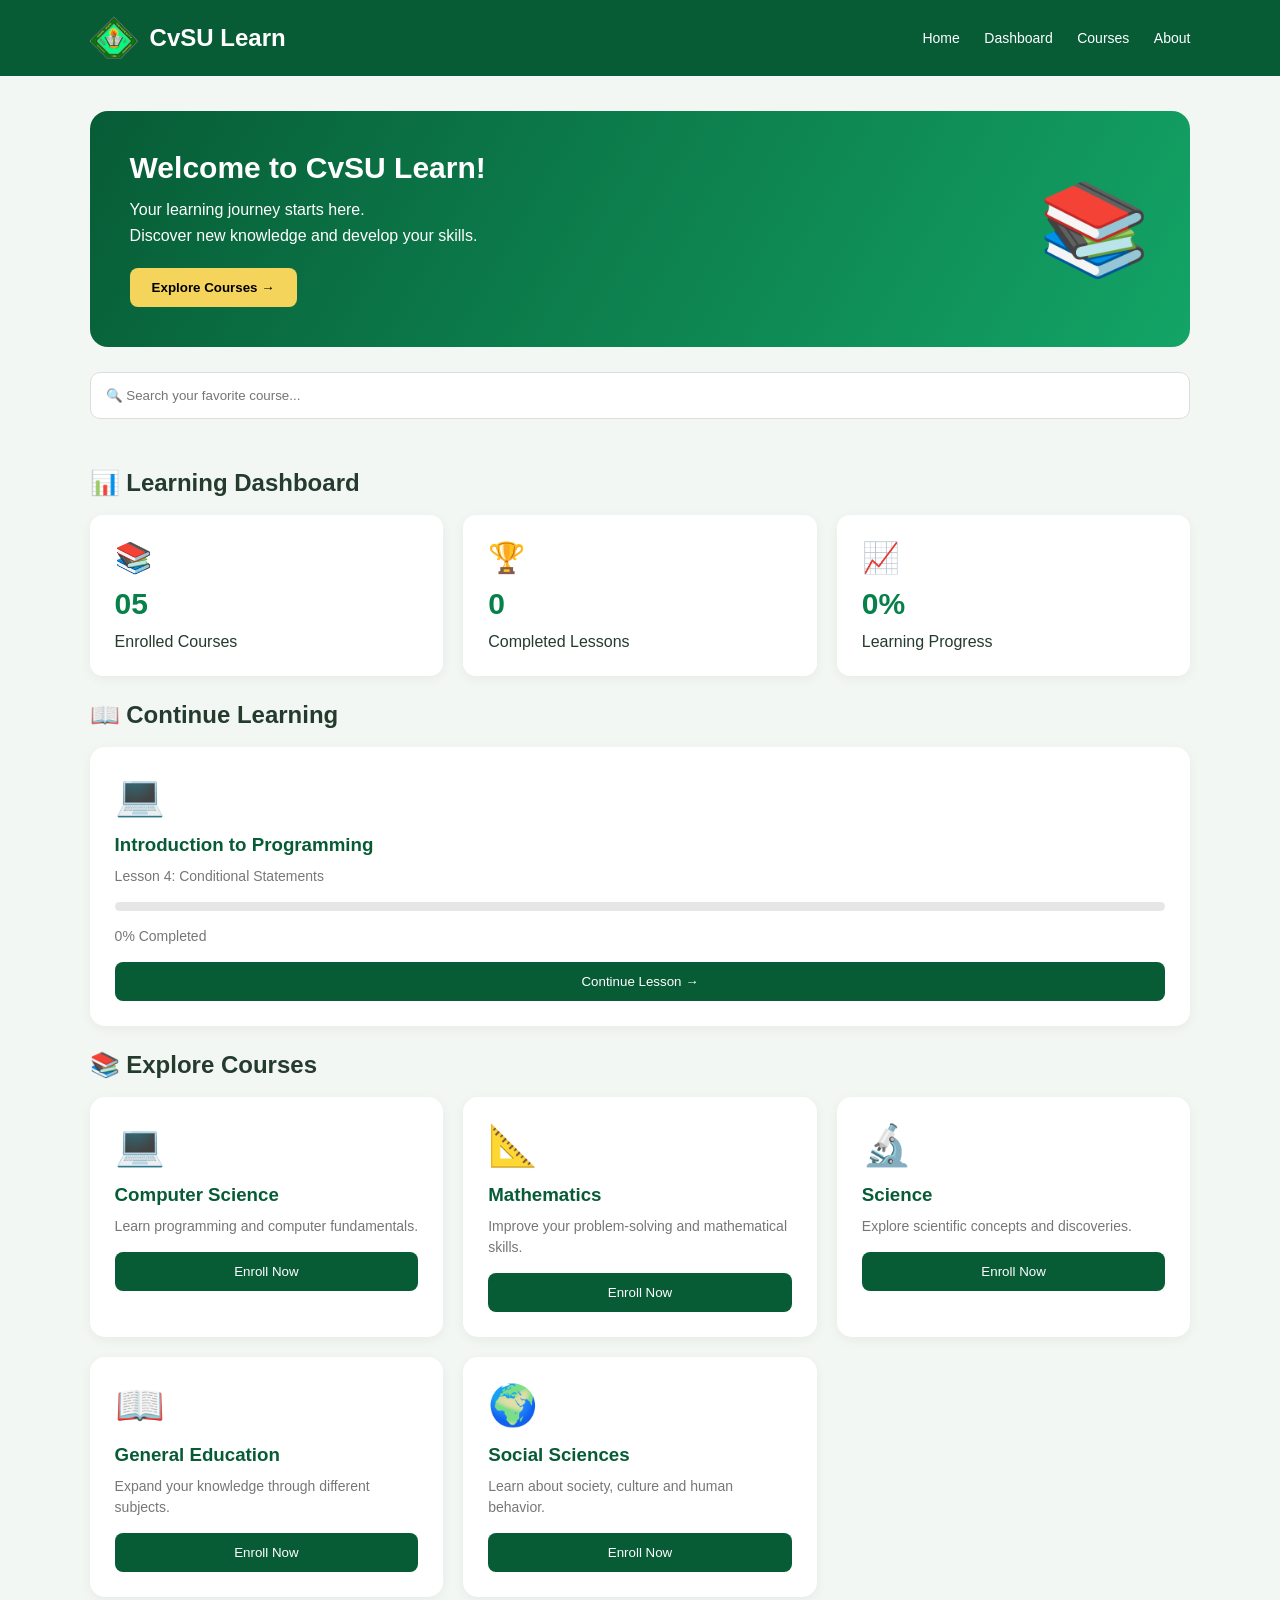
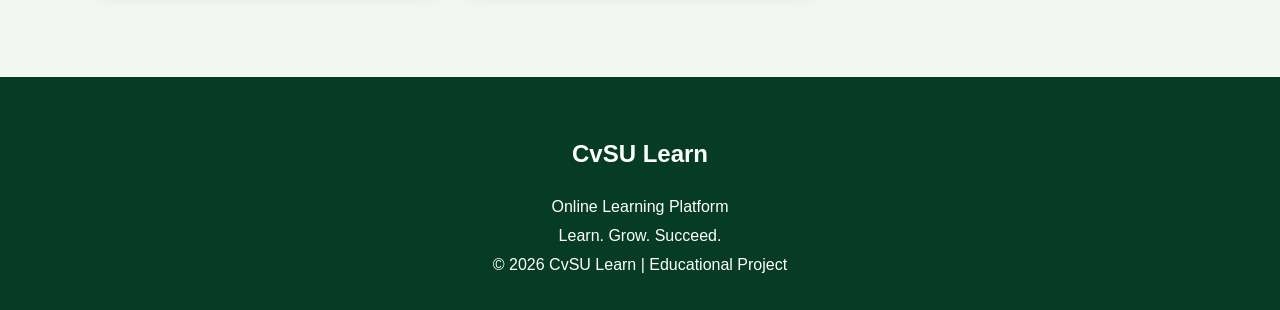
<file: index.html>
<!DOCTYPE html>
<html lang="en">
<head>
<meta charset="UTF-8">
<meta name="viewport" content="width=device-width, initial-scale=1.0">
<title>CvSU Learn | Online Learning</title>

<link rel="stylesheet" href="styles.css">
</head>

<body>

<!-- HEADER -->
<header>
    <div class="logo">
        <img src="cvsu_logo_transparent.png" alt="Cavite State University logo">
        <h1>CvSU Learn</h1>
    </div>

    <nav>
        <a href="#home">Home</a>
        <a href="#dashboard">Dashboard</a>
        <a href="#courses">Courses</a>
        <a href="#about">About</a>
    </nav>
</header>

<div class="container">

<!-- WELCOME -->
<section class="welcome" id="home">
    <div>
        <h1>Welcome to CvSU Learn!</h1>
        <p>Your learning journey starts here.<br>
        Discover new knowledge and develop your skills.</p>
        <button onclick="goToCourses()">Explore Courses →</button>
    </div>
    <div class="welcome-icon">📚</div>
</section>

<!-- SEARCH -->
<input type="text" class="search" id="search" placeholder="🔍 Search your favorite course..." oninput="searchCourses()">

<!-- DASHBOARD -->
<h2 id="dashboard">📊 Learning Dashboard</h2>

<div class="stats">
    <div class="stat"><span>📚</span><h3>05</h3><p>Enrolled Courses</p></div>
    <div class="stat"><span>🏆</span><h3>0</h3><p>Completed Lessons</p></div>
    <div class="stat"><span>📈</span><h3>0%</h3><p>Learning Progress</p></div>
</div>

<!-- CONTINUE LEARNING -->
<h2>📖 Continue Learning</h2>

<div class="course">
    <div class="course-icon">💻</div>
    <h3>Introduction to Programming</h3>
    <p>Lesson 4: Conditional Statements</p>
    <div class="progress"><div style="width:0%"></div></div>
    <p>0% Completed</p>
    <button onclick="continueLesson()">Continue Lesson →</button>
</div>

<!-- COURSES -->
<h2 id="courses">📚 Explore Courses</h2>

<div class="courses" id="courseList">
    <div class="course">
        <div class="course-icon">💻</div>
        <h3>Computer Science</h3>
        <p>Learn programming and computer fundamentals.</p>
        <button onclick="enroll('computer-science')">Enroll Now</button>
    </div>
    <div class="course">
        <div class="course-icon">📐</div>
        <h3>Mathematics</h3>
        <p>Improve your problem-solving and mathematical skills.</p>
        <button onclick="enroll('mathematics')">Enroll Now</button>
    </div>
    <div class="course">
        <div class="course-icon">🔬</div>
        <h3>Science</h3>
        <p>Explore scientific concepts and discoveries.</p>
        <button onclick="enroll('science')">Enroll Now</button>
    </div>
    <div class="course">
        <div class="course-icon">📖</div>
        <h3>General Education</h3>
        <p>Expand your knowledge through different subjects.</p>
        <button onclick="enroll('general-education')">Enroll Now</button>
    </div>
    <div class="course">
        <div class="course-icon">🌍</div>
        <h3>Social Sciences</h3>
        <p>Learn about society, culture and human behavior.</p>
        <button onclick="enroll('social-sciences')">Enroll Now</button>
    </div>
</div>
</div>

<!-- FOOTER -->
<footer id="about">
    <h2>CvSU Learn</h2>
    <p>Online Learning Platform</p>
    <p>Learn. Grow. Succeed.</p>
    <p>© 2026 CvSU Learn | Educational Project</p>
</footer>

<script>
function goToCourses() {
    document.getElementById("courses").scrollIntoView({ behavior: "smooth" });
}

function searchCourses() {
    const search = document.getElementById("search").value.toLowerCase();
    document.querySelectorAll("#courseList .course").forEach(course => {
        const name = course.querySelector("h3").textContent.toLowerCase();
        course.style.display = name.includes(search) ? "block" : "none";
    });
}

function enroll(slug) {
    window.location.href = slug + ".html";
}

function continueLesson() {
    window.location.href = "computer-science.html";
}
</script>

</body>
</html>
</file>
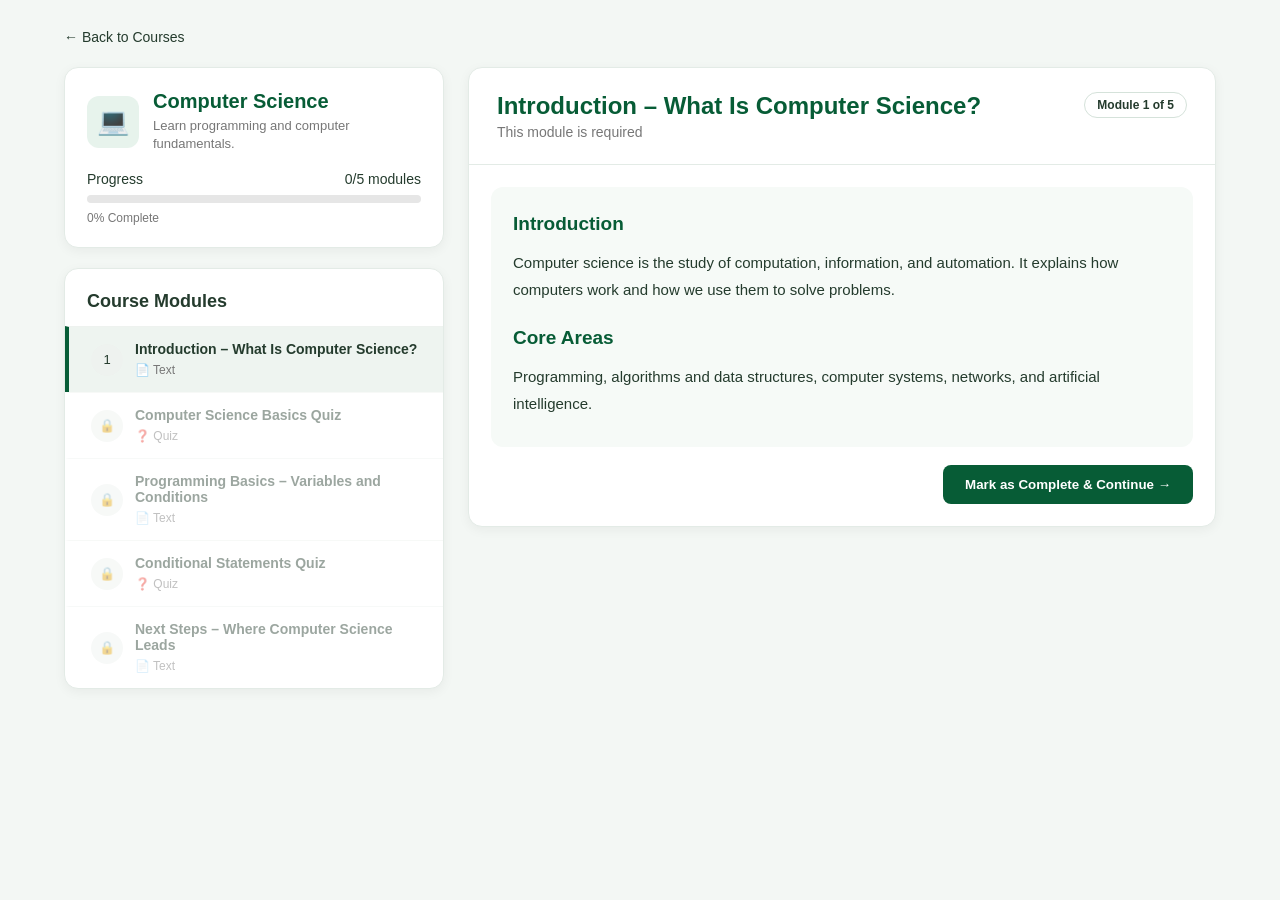
<file: computer-science.html>
<!DOCTYPE html>
<html lang="en">
<head>
<meta charset="UTF-8">
<meta name="viewport" content="width=device-width, initial-scale=1.0">
<title>Computer Science | CvSU Learn</title>
<link rel="stylesheet" href="course.css">
</head>
<body data-course="computer-science">

<a class="back" href="index.html#courses">← Back to Courses</a>

<div class="layout">
    <aside>
        <div class="card" id="summary"></div>
        <div class="card" id="modules"></div>
    </aside>
    <main class="card" id="viewer"></main>
</div>

<script src="courses-data.js"></script>
<script src="course.js"></script>
</body>
</html>
</file>
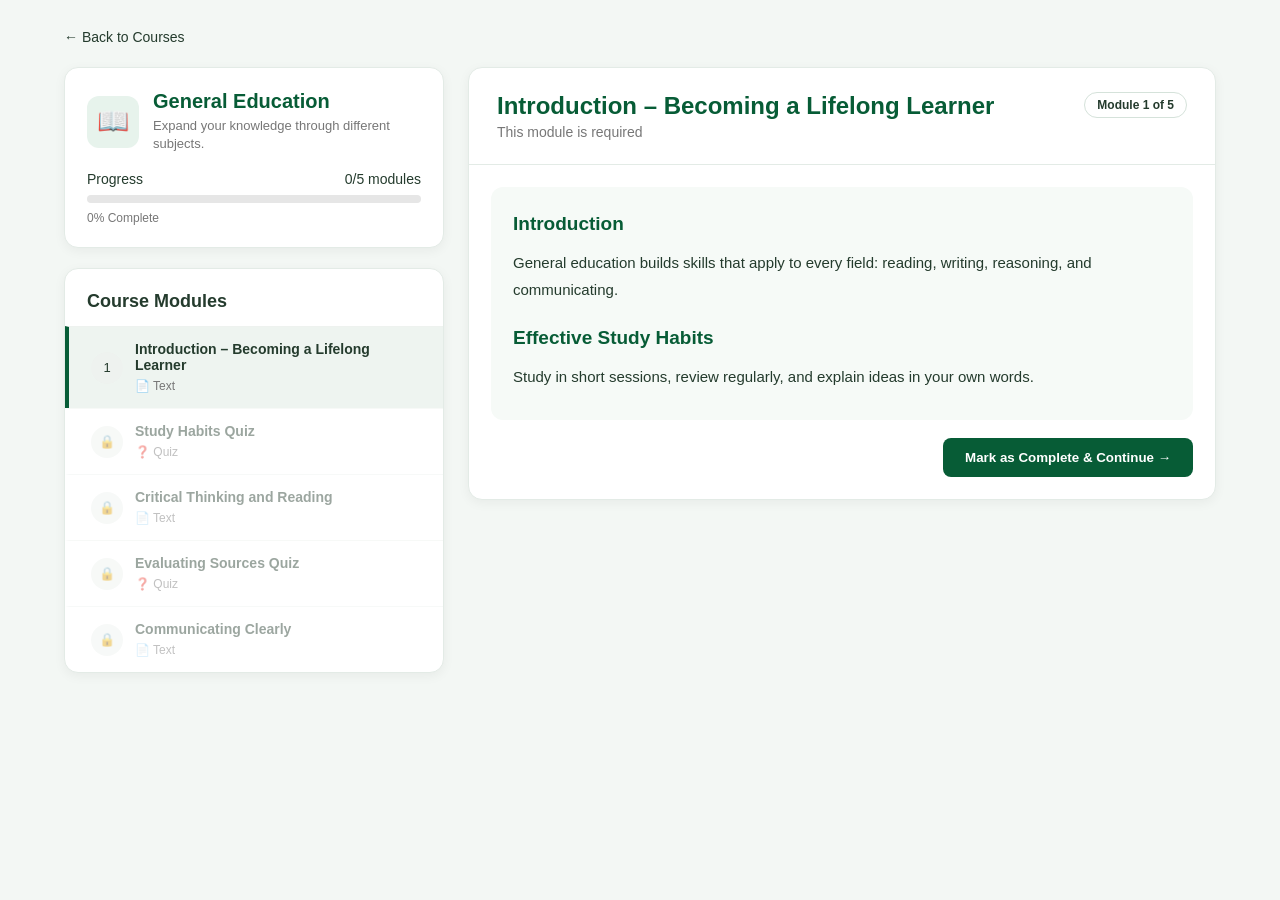
<file: general-education.html>
<!DOCTYPE html>
<html lang="en">
<head>
<meta charset="UTF-8">
<meta name="viewport" content="width=device-width, initial-scale=1.0">
<title>General Education | CvSU Learn</title>
<link rel="stylesheet" href="course.css">
</head>
<body data-course="general-education">

<a class="back" href="index.html#courses">← Back to Courses</a>

<div class="layout">
    <aside>
        <div class="card" id="summary"></div>
        <div class="card" id="modules"></div>
    </aside>
    <main class="card" id="viewer"></main>
</div>

<script src="courses-data.js"></script>
<script src="course.js"></script>
</body>
</html>
</file>
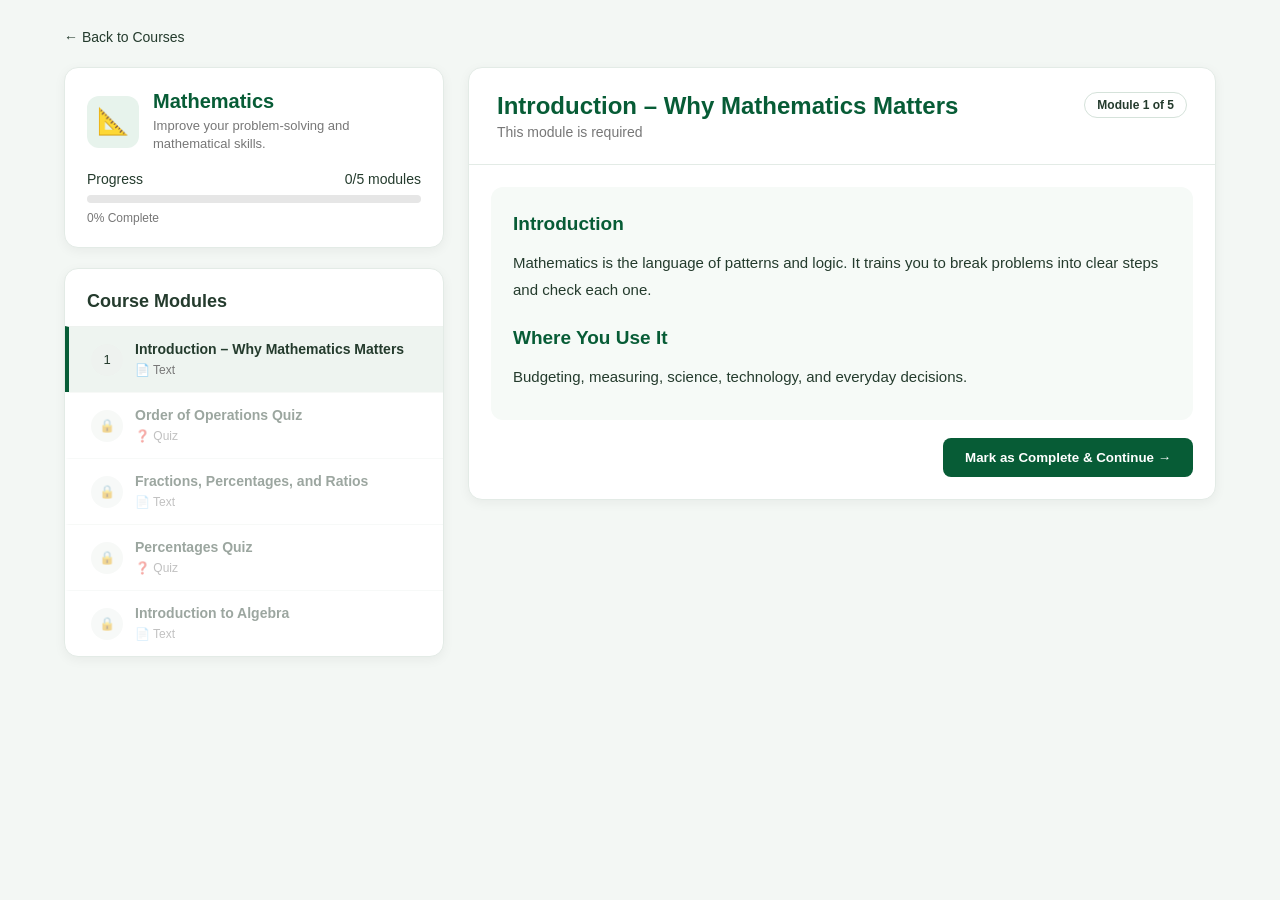
<file: mathematics.html>
<!DOCTYPE html>
<html lang="en">
<head>
<meta charset="UTF-8">
<meta name="viewport" content="width=device-width, initial-scale=1.0">
<title>Mathematics | CvSU Learn</title>
<link rel="stylesheet" href="course.css">
</head>
<body data-course="mathematics">

<a class="back" href="index.html#courses">← Back to Courses</a>

<div class="layout">
    <aside>
        <div class="card" id="summary"></div>
        <div class="card" id="modules"></div>
    </aside>
    <main class="card" id="viewer"></main>
</div>

<script src="courses-data.js"></script>
<script src="course.js"></script>
</body>
</html>
</file>
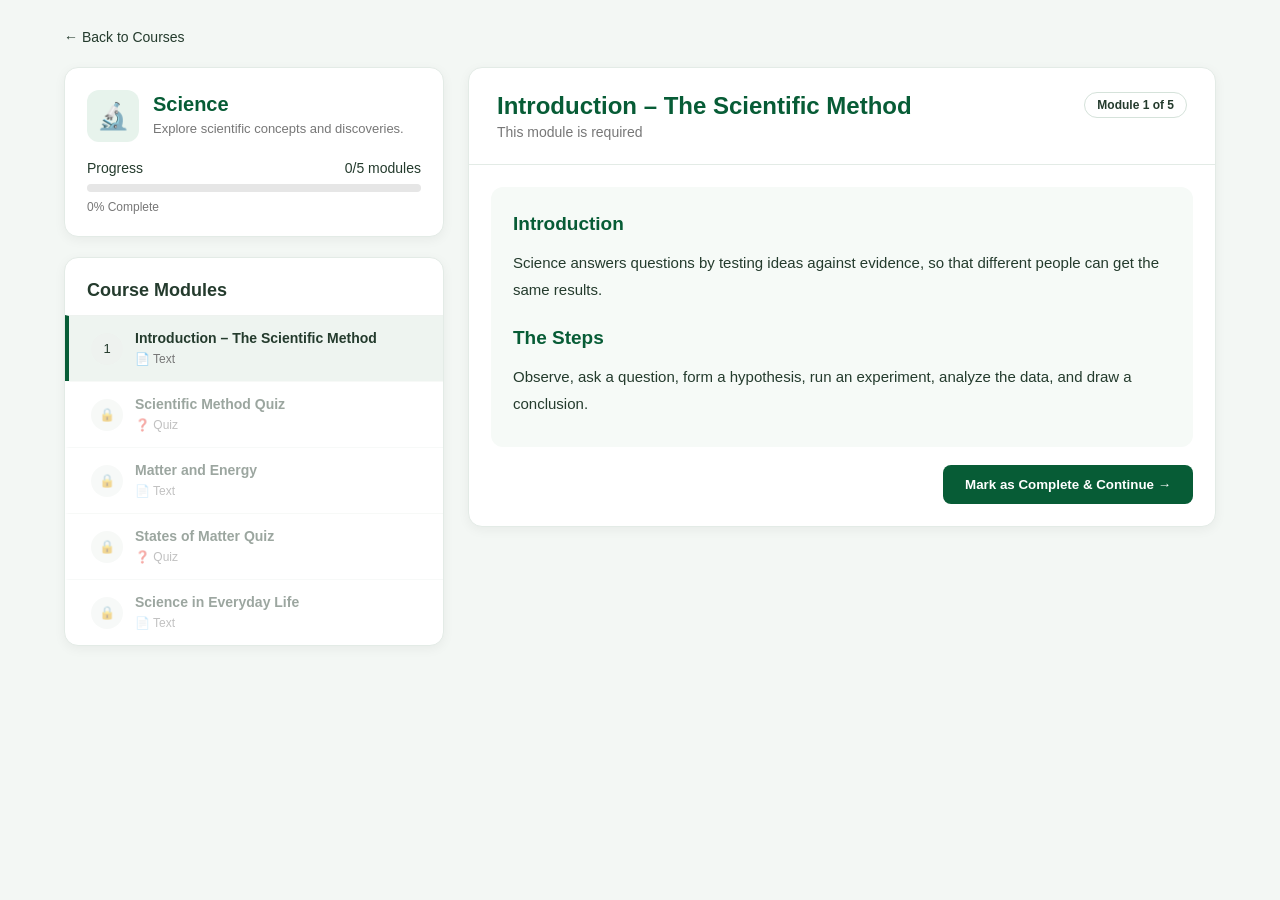
<file: science.html>
<!DOCTYPE html>
<html lang="en">
<head>
<meta charset="UTF-8">
<meta name="viewport" content="width=device-width, initial-scale=1.0">
<title>Science | CvSU Learn</title>
<link rel="stylesheet" href="course.css">
</head>
<body data-course="science">

<a class="back" href="index.html#courses">← Back to Courses</a>

<div class="layout">
    <aside>
        <div class="card" id="summary"></div>
        <div class="card" id="modules"></div>
    </aside>
    <main class="card" id="viewer"></main>
</div>

<script src="courses-data.js"></script>
<script src="course.js"></script>
</body>
</html>
</file>
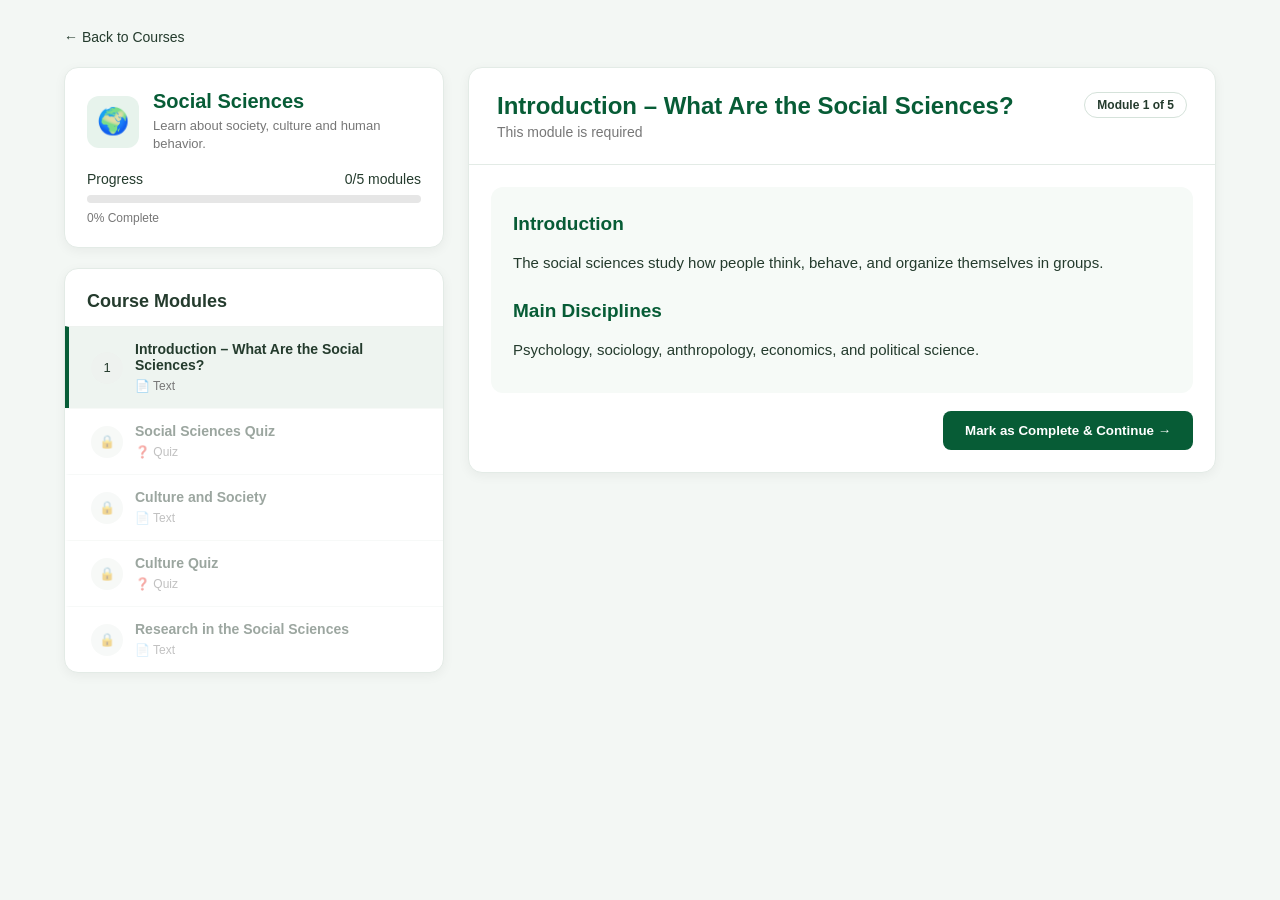
<file: social-sciences.html>
<!DOCTYPE html>
<html lang="en">
<head>
<meta charset="UTF-8">
<meta name="viewport" content="width=device-width, initial-scale=1.0">
<title>Social Sciences | CvSU Learn</title>
<link rel="stylesheet" href="course.css">
</head>
<body data-course="social-sciences">

<a class="back" href="index.html#courses">← Back to Courses</a>

<div class="layout">
    <aside>
        <div class="card" id="summary"></div>
        <div class="card" id="modules"></div>
    </aside>
    <main class="card" id="viewer"></main>
</div>

<script src="courses-data.js"></script>
<script src="course.js"></script>
</body>
</html>
</file>
<file: styles.css>
* { margin: 0; padding: 0; box-sizing: border-box; font-family: Arial, sans-serif; }
html { scroll-behavior: smooth; }
body { background: #f3f7f4; color: #243b2d; }

/* HEADER */
header {
    background: #075c36; color: white; padding: 14px 7%;
    display: flex; justify-content: space-between; align-items: center;
    position: sticky; top: 0; z-index: 100;
}
.logo { display: flex; align-items: center; gap: 12px; }
.logo img { height: 48px; width: 48px; object-fit: contain; }
.logo h1 { font-size: 24px; }
nav a { color: white; text-decoration: none; margin-left: 20px; font-size: 14px; }
nav a:hover { color: #f5d45b; }

/* MAIN */
.container { padding: 35px 7%; }
.welcome {
    background: linear-gradient(120deg,#075c36,#13a466); color: white;
    padding: 40px; border-radius: 18px; display: flex;
    justify-content: space-between; align-items: center; gap: 20px;
}
.welcome h1 { font-size: 30px; margin-bottom: 12px; }
.welcome p { line-height: 1.6; }
.welcome-icon { font-size: 90px; }
.welcome button {
    margin-top: 20px; background: #f5d45b; border: none;
    padding: 12px 22px; border-radius: 8px; cursor: pointer; font-weight: bold;
}

/* SEARCH */
.search { width: 100%; padding: 15px; border: 1px solid #ddd; border-radius: 10px; margin: 25px 0; outline: none; }

/* STATISTICS */
h2 { margin: 25px 0 18px; }
.stats { display: grid; grid-template-columns: repeat(3,1fr); gap: 20px; }
.stat { background: white; padding: 25px; border-radius: 13px; box-shadow: 0 3px 12px #0000000d; }
.stat span { font-size: 30px; }
.stat h3 { color: #07804a; font-size: 30px; margin: 12px 0; }

/* COURSE CARDS */
.courses { display: grid; grid-template-columns: repeat(3,1fr); gap: 20px; }
.course { background: white; padding: 25px; border-radius: 15px; box-shadow: 0 3px 12px #0000000d; transition: .3s; }
.course:hover { transform: translateY(-6px); }
.course-icon { font-size: 40px; margin-bottom: 15px; }
.course h3 { color: #075c36; margin-bottom: 10px; }
.course p { color: #777; font-size: 14px; line-height: 1.5; }
.course button { width: 100%; padding: 12px; margin-top: 15px; background: #075c36; color: white; border: none; border-radius: 8px; cursor: pointer; }
.course button:hover { background: #13a466; }

/* PROGRESS */
.progress { height: 9px; background: #e6e6e6; border-radius: 10px; margin: 15px 0; overflow: hidden; }
.progress div { height: 100%; background: #13a466; border-radius: 10px; }

/* FOOTER */
footer { background: #063b25; color: white; text-align: center; padding: 30px; margin-top: 45px; line-height: 1.8; }

/* MOBILE */
@media(max-width:768px) {
    header { flex-direction: column; gap: 10px; }
    nav a { margin: 5px; font-size: 12px; }
    .welcome { flex-direction: column; text-align: center; }
    .stats, .courses { grid-template-columns: 1fr; }
}
</file>
<file: course.css>
* { margin: 0; padding: 0; box-sizing: border-box; font-family: Arial, sans-serif; }
body { background: #f3f7f4; color: #243b2d; padding: 28px 5%; }
.back { display: inline-block; color: #243b2d; text-decoration: none; font-size: 14px; margin-bottom: 22px; }
.back:hover { color: #13a466; }
.layout { display: grid; grid-template-columns: 380px 1fr; gap: 24px; align-items: start; max-width: 1250px; }
aside { display: flex; flex-direction: column; gap: 20px; position: sticky; top: 20px; }
.card { background: #fff; border: 1px solid #e3ebe6; border-radius: 14px; box-shadow: 0 3px 12px #0000000d; }

/* COURSE SUMMARY */
#summary { padding: 22px; }
.sum-top { display: flex; gap: 14px; align-items: center; margin-bottom: 18px; }
.sum-icon { width: 52px; height: 52px; border-radius: 12px; background: #e7f3ec; display: grid; place-items: center; font-size: 26px; flex: none; }
.sum-top h1 { font-size: 20px; color: #075c36; }
.sum-top p { font-size: 13px; color: #777; line-height: 1.4; margin-top: 4px; }
.row { display: flex; justify-content: space-between; font-size: 14px; margin-bottom: 8px; }
.bar { height: 8px; background: #e6e6e6; border-radius: 10px; overflow: hidden; }
.bar div { height: 100%; background: #13a466; transition: .4s; }
.pct { font-size: 12px; color: #777; margin-top: 8px; }

/* MODULE LIST */
#modules { padding-top: 22px; overflow: hidden; }
#modules h2 { font-size: 18px; padding: 0 22px 14px; }
.mod-list { list-style: none; max-height: 420px; overflow-y: auto; }
.mod { display: flex; gap: 12px; align-items: center; padding: 14px 22px; border-top: 1px solid #eef2ef; border-left: 4px solid transparent; cursor: pointer; }
.mod:hover { background: #f6faf7; }
.mod.active { background: #eef4f0; border-left-color: #075c36; }
.mod.locked { opacity: .45; cursor: not-allowed; }
.mod.locked:hover { background: none; }
.badge { width: 32px; height: 32px; border-radius: 50%; display: grid; place-items: center; font-size: 13px; flex: none; background: #eef2ef; }
.mod.done .badge { background: #dff3e8; color: #13a466; font-weight: bold; }
.mod b { display: block; font-size: 14px; font-weight: 600; margin-bottom: 3px; }
.mod small { font-size: 12px; color: #777; }

/* MODULE VIEWER */
#viewer { overflow: hidden; }
.v-head { display: flex; justify-content: space-between; gap: 16px; align-items: flex-start; padding: 24px 28px; border-bottom: 1px solid #e3ebe6; }
.v-head h2 { font-size: 24px; color: #075c36; }
.v-head p { color: #777; font-size: 14px; margin-top: 4px; }
.pill { border: 1px solid #d5e2da; border-radius: 20px; padding: 5px 12px; font-size: 12px; font-weight: bold; white-space: nowrap; }
.v-body { padding: 22px; }
.content { background: #f6faf7; border-radius: 12px; padding: 20px 22px; line-height: 1.8; font-size: 15px; }
.content h3 { margin: 18px 0 8px; font-size: 19px; color: #075c36; }
.content h3:first-child { margin-top: 0; }
.content p { margin-bottom: 10px; }
.content code { background: #e4ede7; padding: 2px 6px; border-radius: 5px; font-family: monospace; }

/* QUIZ */
.opt { display: flex; gap: 10px; align-items: center; padding: 12px 14px; border: 1px solid #d5e2da; border-radius: 10px; margin-bottom: 10px; background: #fff; cursor: pointer; font-size: 15px; }
.opt.right { border-color: #13a466; background: #e9f7ef; }
.msg { margin: 6px 0 14px; font-size: 14px; font-weight: bold; }
.msg.ok { color: #07804a; }
.msg.no { color: #c0392b; }

.actions { display: flex; justify-content: flex-end; margin-top: 18px; }
.btn { background: #075c36; color: white; border: none; padding: 12px 22px; border-radius: 8px; cursor: pointer; font-weight: bold; }
.btn:hover { background: #13a466; }

@media (max-width: 900px) {
    .layout { grid-template-columns: 1fr; }
    aside { position: static; }
    .v-head { flex-direction: column; }
}
</file>
